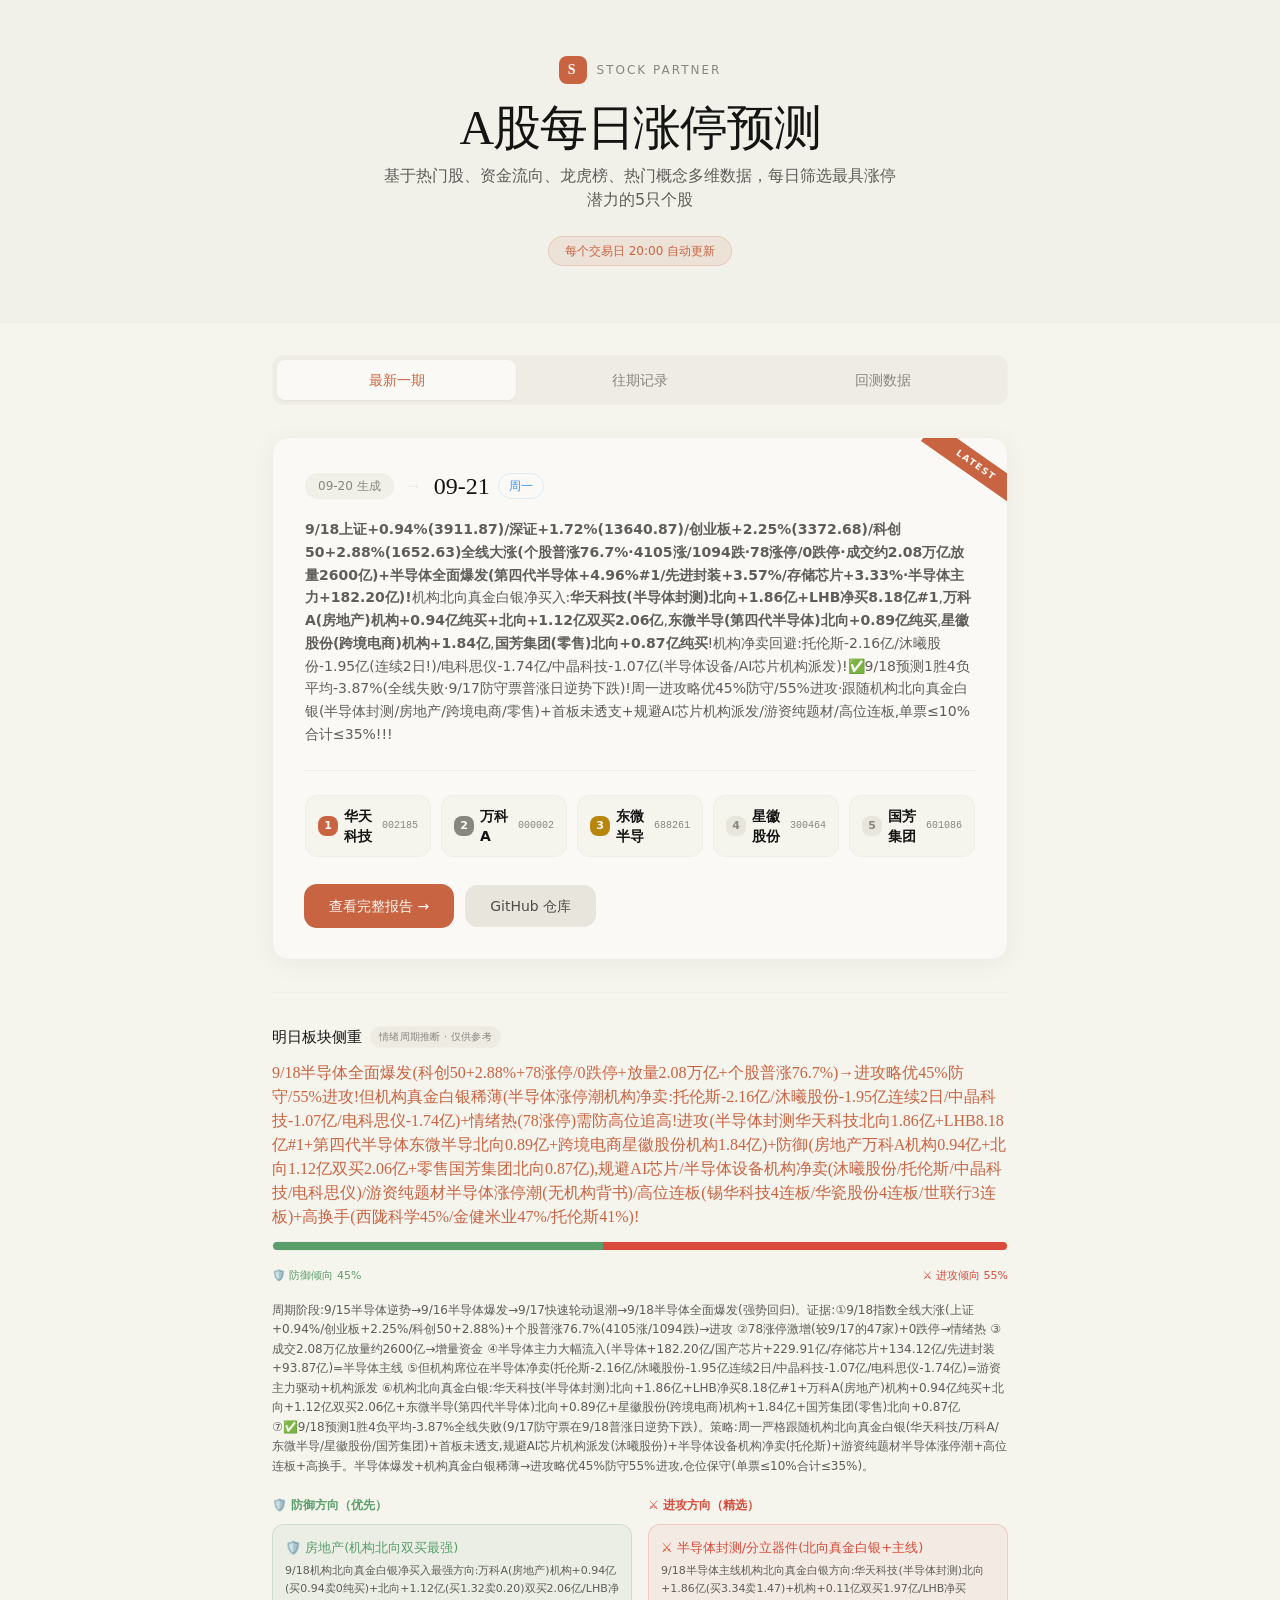
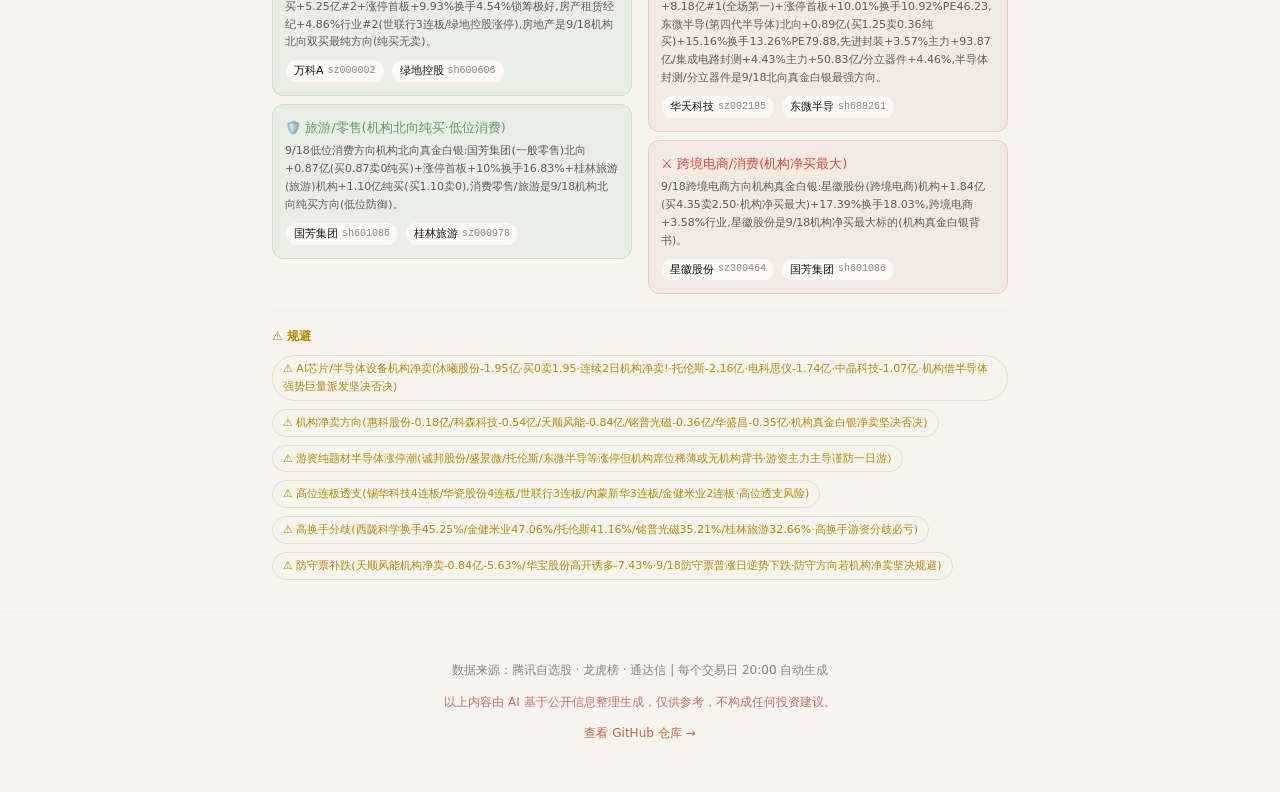
<file: index.html>
﻿<!DOCTYPE html>
<html lang="zh-CN">
<head>
<meta charset="UTF-8">
<meta name="viewport" content="width=device-width, initial-scale=1.0">
<title>A股每日涨停预测 · Stock Partner</title>
<!-- Tailwind 已本地化:vendor/tailwindcss.js 为 https://cdn.tailwindcss.com 于 2026-08-11 的完整镜像(407,279 B,浏览器端编译,离线可用,无运行时网络依赖) -->
<script src="vendor/tailwindcss.js"></script>
<script>
tailwind.config = {
  theme: { extend: { colors: {
    parchment:'#f5f4ed', ivory:'#faf9f5', 'near-black':'#141413',
    terracotta:'#c96442', coral:'#d97757',
    'warm-sand':'#e8e6dc', 'charcoal-warm':'#4d4c48',
    'olive-gray':'#5e5d59', 'stone-gray':'#87867f',
    'border-cream':'#f0eee6', 'border-warm':'#e8e6dc',
    'dark-surface':'#30302e', 'warm-silver':'#b0aea5',
    'crimson':'#b53333', 'focus-blue':'#3898ec',
    'rise-red':'#d94a3a', 'fall-green':'#5a9e6b', 'warn-amber':'#b8860b'
  }}}
}
</script>
<style>
  :root {
    --serif: Georgia, 'Noto Serif SC', 'Source Han Serif SC', serif;
    --sans: system-ui, -apple-system, 'Segoe UI', Roboto, sans-serif;
  }
  .font-serif { font-family: var(--serif); }
  .font-sans { font-family: var(--sans); }

  /* Score progress bar */
  .score-fill { height: 100%; border-radius: 3px; }

  /* Timeline styling */
  .timeline { position: relative; }
  .timeline::before { content: ''; position: absolute; left: 5px; top: 4px; bottom: 4px; width: 1.5px; background: #e8e6dc; }
  .timeline-dot { position: relative; }
  .timeline-dot::before { content: ''; position: absolute; left: -19px; top: 5px; width: 10px; height: 10px; border-radius: 50%; background: #c96442; border: 2px solid #f5f4ed; box-shadow: 0px 0px 0px 1px #c96442; }

  /* Latest ribbon - subtle Claude-style */
  .latest-ribbon { position: absolute; top: 16px; right: -28px; background: #c96442; color: #faf9f5; font-size: 9px; font-weight: 600; letter-spacing: 1.5px; padding: 4px 36px; transform: rotate(35deg); pointer-events: none; font-family: var(--sans); text-transform: uppercase; }

  /* Loading */
  #loading { display: flex; align-items: center; justify-content: center; min-height: 60vh; }
  .spinner { width: 36px; height: 36px; border: 2px solid #e8e6dc; border-top-color: #c96442; border-radius: 50%; animation: spin .8s linear infinite; }
  @keyframes spin { to { transform: rotate(360deg); } }

  /* Ring shadow utilities */
  .ring-warm { box-shadow: 0px 0px 0px 1px #d1cfc5; }
  .ring-terracotta { box-shadow: 0px 0px 0px 1px #c96442; }
  .whisper { box-shadow: rgba(0,0,0,0.05) 0px 4px 24px; }

  /* Smooth transitions */
  .transition-warm { transition: all 0.2s ease; }

  /* Section divider */
  .section-divider { display: flex; align-items: center; gap: 12px; }
  .section-divider span { font-size: 10px; font-weight: 600; letter-spacing: 2px; text-transform: uppercase; color: #87867f; white-space: nowrap; font-family: var(--sans); }
  .section-divider .line { flex: 1; height: 1px; background: #e8e6dc; }
</style>
</head>
<body class="bg-parchment text-near-black font-sans antialiased min-h-screen leading-relaxed">

<div id="app"><!-- SPA renders here --></div>

<script>
// ==================== APP STATE & ROUTER ====================
const $ = s => document.querySelector(s);
const $$ = s => document.querySelectorAll(s);
let predictionsIndex = [];
let backtestData = null;

// ==================== DOM 构建助手(替代 innerHTML 字符串拼接) ====================
// h(tag, props, ...children):
//  - 字符串/数字子节点经 createTextNode 注入 → 天然防 XSS,无需手动 escapeHtml
//  - 富文本字段(summary/themeOverview/macroAlert/timeline.desc/riskItems/coreLogic/
//    auctionExpect/entryCondition)有意含 <b>/<strong> 标记,必须用 props.html 传入
//  - props 约定: class→className、style→对象、html→innerHTML(富文本)、
//    dataset→对象、on*→事件监听、其余→setAttribute
function h(tag, props, ...children) {
  const el = document.createElement(tag);
  if (props) {
    for (const k in props) {
      const v = props[k];
      if (v === null || v === undefined) continue;
      if (k === 'class') el.className = v;
      else if (k === 'style') Object.assign(el.style, v);
      else if (k === 'html') el.innerHTML = v;
      else if (k === 'dataset') Object.assign(el.dataset, v);
      else if (k.startsWith('on')) el.addEventListener(k.slice(2).toLowerCase(), v);
      else el.setAttribute(k, v);
    }
  }
  for (const c of children) addChild(el, c);
  return el;
}

// 递归挂载子节点:自动处理数组嵌套,跳过 null/undefined/false,字符串/数字转文本节点
const addChild = (el, c) => {
  if (Array.isArray(c)) { for (const x of c) addChild(el, x); return; }
  if (c === null || c === undefined || c === false) return;
  el.appendChild(typeof c === 'string' || typeof c === 'number' ? document.createTextNode(String(c)) : c);
};

const mount = (...els) => { const app = $('#app'); app.replaceChildren(...els.flat()); };

function route() {
  const hash = location.hash.replace('#','');
  if (!hash || hash === 'home') return home();
  const pred = predictionsIndex.find(p => p.id.endsWith(hash) || p.id === hash);
  if (pred) return loadPrediction(pred.id);
  home();
}

// ==================== HELPERS ====================
const scoreGrad = s => s >= 95 ? 'linear-gradient(90deg,#5a9e6b,#c96442)' : s >= 88 ? 'linear-gradient(90deg,#b8860b,#c96442)' : 'linear-gradient(90deg,#b8860b,#3898ec)';
const rankBadge = r => {
  if (r===1) return 'bg-terracotta text-ivory shadow-[0px_0px_0px_1px_#c96442]';
  if (r===2) return 'bg-[#b0aea5] text-near-black';
  if (r===3) return 'bg-[#b8860b] text-ivory';
  return 'bg-[#e8e6dc] text-stone-gray';
};
const tagClr = t => {
  if (t==='concept') return 'bg-[#3898ec]/8 text-[#3898ec] border-[#3898ec]/15';
  if (t==='lhb') return 'bg-[#c96442]/8 text-[#c96442] border-[#c96442]/15';
  return 'bg-[#5a9e6b]/8 text-[#5a9e6b] border-[#5a9e6b]/15';
};
const baiduUrl = c => `https://finance.baidu.com/stock/ab-${c.replace(/^(sz|sh|bj)/,'')}`;
// Look up backtest return for a prediction date + stock code (code may have sz/sh prefix)
const btRet = (predId, code) => {
  if (!backtestData || !backtestData.results) return null;
  const r = backtestData.results.find(e => e.pred_date === predId && (e.code === code || e.code.endsWith(code)));
  return r ? r.return_pct : null;
};

// ==================== HOME PAGE ====================
async function home() {
  const latest = predictionsIndex[0];
  const history = predictionsIndex.slice(1);

  // 拉取最新一期完整数据,用于在「最新一期」tab 内联展示「明日板块侧重」
  let latestDetail = null;
  try {
    const r = await fetch(`data/${latest.id}.json`);
    if (r.ok) latestDetail = await r.json();
  } catch(e) { latestDetail = null; }
  const focus = (latestDetail && latestDetail.sectorFocus && latestDetail.sectorFocus.verdict)
    ? renderSectorFocus(latestDetail, true) : null;

  // HERO
  const hero = h('div', {class:'bg-warm-sand/30 py-10 sm:py-14 px-4 text-center border-b border-border-cream'}, [
    h('div', {class:'max-w-2xl mx-auto'}, [
      h('div', {class:'inline-flex items-center gap-2.5 text-xs text-stone-gray tracking-[2px] uppercase mb-6 font-sans select-none'}, [
        h('span', {class:'w-[28px] h-[28px] bg-terracotta rounded-lg inline-flex items-center justify-center text-[14px] text-ivory font-bold font-serif'}, 'S'),
        ' Stock Partner'
      ]),
      h('h1', {class:'text-2xl sm:text-3xl md:text-4xl lg:text-[48px] font-serif font-normal leading-[1.15] text-near-black mb-4 tracking-tight'}, 'A股每日涨停预测'),
      h('p', {class:'text-sm sm:text-base text-olive-gray max-w-lg mx-auto leading-relaxed font-sans'}, '基于热门股、资金流向、龙虎榜、热门概念多维数据，每日筛选最具涨停潜力的5只个股'),
      h('div', {class:'flex items-center justify-center gap-3 mt-6 flex-wrap'}, [
        h('span', {class:'inline-flex items-center gap-1.5 text-xs text-terracotta bg-terracotta/10 border border-terracotta/20 rounded-full px-4 py-1.5 font-sans'}, '每个交易日 20:00 自动更新'),
      ]),
    ]),
  ]);

  // TAB BAR
  const tabBar = h('div', {class:'max-w-3xl mx-auto px-4 pt-8'}, [
    h('div', {class:'flex gap-1 bg-warm-sand/50 border border-border-cream rounded-xl p-1'}, [
      h('button', {class:'tab-btn flex-1 text-sm font-sans font-medium py-2.5 px-4 rounded-lg transition-warm text-center', 'data-tab':'latest'}, '最新一期'),
      h('button', {class:'tab-btn flex-1 text-sm font-sans font-medium py-2.5 px-4 rounded-lg transition-warm text-center', 'data-tab':'history'}, '往期记录'),
      h('button', {class:'tab-btn flex-1 text-sm font-sans font-medium py-2.5 px-4 rounded-lg transition-warm text-center', 'data-tab':'backtest'}, '回测数据'),
    ]),
  ]);

  // TAB: LATEST
  const latestPanel = h('div', {class:'tab-panel max-w-3xl mx-auto px-4 py-8', 'data-tab':'latest'}, [
    h('div', {class:'bg-ivory border border-border-cream rounded-2xl p-6 sm:p-8 relative overflow-hidden whisper'}, [
      h('div', {class:'latest-ribbon'}, 'LATEST'),
      h('div', {class:'mb-6'}, [
        h('div', {class:'flex items-center gap-3 flex-wrap mb-4'}, [
          h('span', {class:'inline-flex items-center gap-1 text-xs text-stone-gray bg-warm-sand/50 border border-border-cream rounded-full px-3 py-1 font-sans whitespace-nowrap'}, latest.generated, ' 生成'),
          h('span', {class:'text-border-warm text-base font-serif'}, '→'),
          h('span', {class:'text-xl sm:text-2xl font-serif font-normal text-near-black inline-flex items-center gap-2'}, [
            latest.date.slice(5),
            h('span', {class:'text-xs font-sans font-medium text-[#3898ec] bg-[#3898ec]/8 border border-[#3898ec]/15 rounded-full px-2.5 py-1'}, latest.weekday),
          ]),
        ]),
        h('p', {class:'text-sm text-olive-gray leading-relaxed pb-6 border-b border-border-cream font-sans', html: latest.summary}),
      ]),
      h('div', {class:'grid grid-cols-2 sm:grid-cols-3 md:grid-cols-5 gap-2.5 mb-7'}, latest.topStocks.map((n,i)=>[
        h('div', {class:'flex items-center gap-1.5 bg-parchment border border-border-cream rounded-xl px-3 py-2.5 text-sm hover:border-terracotta/30 transition-warm'}, [
          h('a', {class:`inline-flex items-center justify-center w-5 h-5 rounded-lg shrink-0 ${i===0?'bg-terracotta text-ivory':i===1?'bg-stone-gray text-ivory':i===2?'bg-warn-amber text-ivory':'bg-warm-sand text-stone-gray'} text-[11px] font-bold font-sans`, href:`#${latest.id.slice(4)}`}, i+1),
          h('a', {class:'font-semibold text-near-black font-sans hover:text-terracotta transition-warm', href: baiduUrl(latest.topCodes[i]), target:'_blank', title:'百度行情'}, n),
          h('span', {class:'text-[10px] text-stone-gray font-mono ml-auto'}, latest.topCodes[i]),
        ]),
      ])),
      h('div', {class:'flex gap-3 flex-wrap'}, [
        h('a', {class:'inline-flex items-center justify-center gap-1.5 px-6 py-2.5 rounded-xl text-sm font-sans font-medium bg-terracotta text-ivory ring-terracotta hover:opacity-90 transition-warm', href:`#${latest.id.slice(4)}`}, '查看完整报告 →'),
        h('a', {class:'inline-flex items-center justify-center gap-1.5 px-6 py-2.5 rounded-xl text-sm font-sans font-medium bg-warm-sand text-charcoal-warm border border-border-warm hover:border-terracotta/30 transition-warm', href:'https://github.com/zazzzf/AStockEveryDay', target:'_blank'}, 'GitHub 仓库'),
      ]),
    ]),
    focus,
  ]);

  // TAB: HISTORY
  const historyPanel = h('div', {class:'tab-panel max-w-3xl mx-auto px-4 py-8', 'data-tab':'history', style:{display:'none'}}, history.length ? [
    h('div', {class:'flex flex-col gap-4'}, history.map((x)=>[
      h('div', {class:'bg-ivory border border-border-cream rounded-2xl px-5 py-4 transition-warm hover:border-terracotta/20 whisper group'}, [
        // Header row
        h('div', {class:'flex items-center gap-3 mb-3'}, [
          h('span', {class:'text-xs text-stone-gray bg-parchment border border-border-cream rounded-full px-3 py-1 font-sans whitespace-nowrap shrink-0'}, x.generated, ' 生成'),
          h('span', {class:'text-border-warm text-base shrink-0 group-hover:text-terracotta transition-warm font-serif'}, '→'),
          h('a', {class:'flex-1 text-base font-sans font-medium text-near-black hover:text-terracotta transition-warm min-w-0', href:`#${x.id.slice(4)}`}, [
            x.date.slice(5),
            h('span', {class:'text-[#3898ec] font-normal text-sm ml-1'}, x.weekday),
          ]),
          h('a', {class:'text-sm text-stone-gray hover:text-terracotta transition-warm font-sans shrink-0 flex items-center gap-1 group/link', href:`#${x.id.slice(4)}`}, [
            '查看',
            h('span', {class:'text-border-warm text-base group-hover/link:text-terracotta group-hover/link:translate-x-[2px] transition-all font-serif'}, '→'),
          ]),
        ]),
        // Stock pills
        h('div', {class:'flex items-center gap-2 flex-wrap'}, (x.topStocks||[]).map((n,j)=>{
          const c = (x.topCodes||[])[j]||'';
          const ret = btRet(x.id, c);
          return h('a', {class:'inline-flex items-center gap-1.5 bg-parchment border border-border-cream rounded-lg px-3 py-2 text-sm hover:border-terracotta/30 hover:bg-terracotta/[0.03] transition-warm', href: baiduUrl(c), target:'_blank', title:'百度行情'}, [
            h('span', {class:`inline-flex items-center justify-center w-5 h-5 rounded-md shrink-0 ${j===0?'bg-terracotta text-ivory':j===1?'bg-stone-gray text-ivory':j===2?'bg-warn-amber text-ivory':'bg-warm-sand text-stone-gray'} text-xs font-bold font-sans`}, j+1),
            h('span', {class:'font-medium text-near-black font-sans'}, n),
            ret !== null ? h('span', {class:`text-xs font-mono font-semibold ml-0.5 ${ret>=0?'text-rise-red':'text-fall-green'}`}, `${ret>=0?'+':''}${ret.toFixed(1)}%`) : null,
            h('span', {class:'text-xs text-stone-gray font-mono ml-0.5'}, c),
          ]);
        })),
      ]),
    ])),
  ] : h('p', {class:'text-sm text-stone-gray text-center py-10 font-sans'}, '暂无往期记录'));

  // TAB: BACKTEST(统计总览 + 按日期汇总 + 个股明细)
  const backtestPanel = h('div', {class:'tab-panel max-w-3xl mx-auto px-4 py-8', 'data-tab':'backtest', style:{display:'none'}}, [
    renderBacktestSummary(),
    renderBacktestByDate(),
    renderBacktestDetail(),
  ]);

  // FOOTER
  const footer = h('div', {class:'text-center py-12 px-4 border-t border-border-cream text-xs text-stone-gray leading-relaxed font-sans'}, [
    h('p', null, ['数据来源：腾讯自选股 · 龙虎榜 · 通达信', ' | ', '每个交易日 20:00 自动生成']),
    h('p', {class:'text-crimson/70 mt-3'}, '以上内容由 AI 基于公开信息整理生成，仅供参考，不构成任何投资建议。'),
    h('p', {class:'mt-3'}, h('a', {class:'text-terracotta hover:text-coral transition-warm', href:'https://github.com/zazzzf/AStockEveryDay', target:'_blank'}, '查看 GitHub 仓库 →')),
  ]);

  mount(hero, tabBar, latestPanel, historyPanel, backtestPanel, footer);

  // Tab switching
  const tabs = $$('.tab-btn');
  const panels = $$('.tab-panel');
  const activeCls = 'bg-ivory text-terracotta shadow-sm';
  const inactiveCls = 'text-stone-gray hover:text-near-black';

  tabs.forEach(btn => {
    btn.className = 'tab-btn flex-1 text-sm font-sans font-medium py-2.5 px-4 rounded-lg transition-warm text-center ' + inactiveCls;
  });
  // Default active: latest
  const defaultTab = $('.tab-btn[data-tab="latest"]');
  if (defaultTab) defaultTab.className = defaultTab.className.replace(inactiveCls, activeCls);

  tabs.forEach(btn => {
    btn.addEventListener('click', () => {
      const target = btn.getAttribute('data-tab');
      // Update buttons
      tabs.forEach(b => {
        b.className = 'tab-btn flex-1 text-sm font-sans font-medium py-2.5 px-4 rounded-lg transition-warm text-center ' + inactiveCls;
      });
      btn.className = btn.className.replace(inactiveCls, activeCls);
      // Update panels
      panels.forEach(p => {
        p.style.display = p.getAttribute('data-tab') === target ? '' : 'none';
      });
    });
  });
}

// ==================== PREDICTION PAGE ====================
async function loadPrediction(id) {
  mount(h('div', {id:'loading'}, h('div', {class:'spinner'})));
  window.scrollTo(0,0);
  try {
    const res = await fetch(`data/${id}.json`);
    if (!res.ok) throw new Error('Not found');
    const d = await res.json();
    renderPrediction(d);
  } catch(e) {
    mount(h('div', {class:'max-w-3xl mx-auto px-4 py-20 text-center font-sans'}, [
      h('p', {class:'text-olive-gray'}, '数据加载失败'),
      h('a', {class:'text-terracotta hover:text-coral mt-4 inline-block transition-warm', href:'#home'}, '← 返回首页'),
    ]));
  }
}

function renderPrediction(d) {
  const stocks = d.stocks || [];
  const hasConcepts = d.hotConcepts && d.hotConcepts.length > 0;
  const hasFiveDay = d.fiveDayConcepts && d.fiveDayConcepts.length > 0;
  const hasFocus = d.sectorFocus && d.sectorFocus.verdict;
  const hasTimeline = d.auctionTimeline && d.auctionTimeline.length > 0;
  const hasSummary = d.summaryTable && d.summaryTable.rows && d.summaryTable.rows.length > 0;

  const children = [
    h('a', {class:'inline-flex items-center gap-1 text-sm text-stone-gray hover:text-terracotta mb-6 transition-warm font-sans', href:'#home'}, '← 返回首页'),

    // HEADER
    h('div', {class:'text-center pb-10 mb-10 border-b border-border-cream'}, [
      h('h1', {class:'text-2xl sm:text-3xl md:text-4xl font-serif font-normal text-near-black mb-4 leading-tight tracking-tight'}, d.title || '涨停预测'),
      d.subtitle ? h('p', {class:'text-sm text-olive-gray max-w-lg mx-auto mb-5 leading-relaxed font-sans'}, d.subtitle) : null,
      h('div', {class:'flex justify-center gap-3 flex-wrap'}, [
        h('span', {class:'inline-flex items-center gap-1 text-xs text-terracotta bg-terracotta/8 border border-terracotta/15 rounded-full px-3.5 py-1.5 font-sans'}, `预测日期：${d.date}（${d.weekday}）| ${d.generated}生成`),
      ]),
    ]),

    d.macroAlert ? h('div', {class:'bg-crimson/[0.06] border border-crimson/15 rounded-xl p-5 mb-8 font-sans'}, h('strong', {class:'text-crimson', html: d.macroAlert})) : null,

    renderMarketSnapshot(d),

    d.themeOverview ? h('div', {class:'bg-ivory border border-border-cream rounded-xl p-5 mb-8 text-sm text-olive-gray leading-relaxed font-sans', html: d.themeOverview}) : null,

    // HOT CONCEPTS
    hasConcepts ? h('h2', {class:'text-lg font-serif font-normal text-near-black mb-5 flex items-center gap-2'}, '热门概念') : null,
    hasConcepts ? h('div', {class:'grid grid-cols-2 sm:grid-cols-3 md:grid-cols-4 gap-2 mb-8'}, d.hotConcepts.map(c=>[
      h('div', {class:'bg-ivory border border-border-cream rounded-xl p-3 text-sm font-sans'}, [
        h('span', {class:'text-terracotta font-medium'}, `#${c.rank}`),
        ' ',
        c.name,
        ' ',
        h('span', {class:`${(c.change.startsWith('+')||c.change.includes('涨停'))?'text-rise-red':'text-fall-green'} float-right font-medium`}, c.change),
        c.note ? h('span', {class:'text-xs text-stone-gray block mt-0.5'}, c.note) : null,
      ]),
    ])) : null,

    hasFiveDay ? h('h2', {class:'text-lg font-serif font-normal text-near-black mb-5 flex items-center gap-2'}, '5日最强概念') : null,
    hasFiveDay ? h('div', {class:'grid grid-cols-2 sm:grid-cols-3 md:grid-cols-5 gap-2 mb-8'}, d.fiveDayConcepts.map(c=>[
      h('div', {class:`bg-ivory border ${c.rank<=3?'border-terracotta/20':'border-border-cream'} rounded-xl p-3 text-sm font-sans`}, [
        c.medal ? h('span', {class:`${c.medal==='🥇'?'text-terracotta':c.medal==='🥈'?'text-stone-gray':'text-warn-amber'}`}, c.medal) : h('span', {class:'text-stone-gray'}, `#${c.rank}`),
        ' ',
        c.name,
        ' ',
        h('span', {class:'text-rise-red float-right font-medium'}, c.change),
      ]),
    ])) : null,

    hasFocus ? renderSectorFocus(d) : null,

    // STOCK CARDS
    h('h2', {class:'text-xl font-serif font-normal text-near-black mb-6 flex items-center gap-2'}, '涨停预测 · 5强个股'),
    ...stocks.map(s => renderStockCard(s)),

    // SUMMARY TABLE
    hasSummary ? h('h2', {class:'text-xl font-serif font-normal text-near-black mb-5 mt-10 flex items-center gap-2'}, '汇总对比') : null,
    hasSummary ? h('div', {class:'overflow-x-auto mb-8'}, [
      h('table', {class:'w-full border-collapse text-[13px] font-sans'}, [
        h('thead', null, h('tr', null, d.summaryTable.headers.map(hdr => h('th', {class:'bg-warm-sand/50 text-terracotta px-3 py-2.5 text-left font-semibold text-xs tracking-wider border border-border-cream whitespace-nowrap'}, hdr)))),
        h('tbody', null, d.summaryTable.rows.map(r => h('tr', {class:'even:bg-ivory hover:bg-terracotta/[0.02]'}, r.map(c => h('td', {class:'px-3 py-2.5 border border-border-cream text-olive-gray text-center'}, c))))),
      ]),
    ]) : null,

    // AUCTION TIMELINE
    hasTimeline ? h('div', {class:'bg-[#3898ec]/[0.04] border border-[#3898ec]/15 rounded-xl p-6 mb-8'}, [
      h('h3', {class:'text-[15px] font-serif font-normal text-[#3898ec] mb-4'}, '明日竞价统一观察框架（9:15-9:25）'),
      h('div', {class:'timeline relative pl-6 my-4'}, d.auctionTimeline.map(t => [
        h('div', {class:'timeline-dot relative mb-4 pl-5'}, [
          h('div', {class:'text-[11px] text-stone-gray font-mono font-semibold'}, t.time),
          h('div', {class:'text-[13px] text-olive-gray leading-relaxed mt-0.5 font-sans', html: t.desc}),
        ]),
      ])),
    ]) : null,

    // RISK
    d.riskItems && d.riskItems.length ? h('div', {class:'bg-crimson/[0.04] border border-crimson/15 rounded-xl p-6 mb-8'}, [
      h('h3', {class:'text-[15px] font-serif font-normal text-crimson mb-5 flex items-center gap-1.5'}, '风险提示与风控纪律'),
      h('ul', {class:'list-none space-y-2 font-sans'}, d.riskItems.map(r => [
        h('li', {class:'text-[13px] text-olive-gray leading-relaxed pl-5 relative before:content-[\'!\'] before:absolute before:left-0 before:text-warn-amber before:text-xs before:font-bold border-b border-crimson/5 pb-2', html: r}),
      ])),
    ]) : null,

    // FOOTER
    d.footer ? h('div', {class:'text-center pt-10 border-t border-border-cream text-xs text-stone-gray leading-relaxed font-sans'}, [
      h('p', null, ['数据来源：', d.footer.source, ' | 生成时间：', d.footer.time]),
      h('p', {class:'text-crimson/70 mt-3'}, '以上内容由AI基于公开信息整理生成，仅供参考，不构成任何投资建议。'),
      h('p', {class:'mt-2'}, h('a', {class:'text-terracotta hover:text-coral transition-warm', href:'https://github.com/zazzzf/AStockEveryDay', target:'_blank'}, 'View on GitHub')),
    ]) : null,
  ];

  mount(h('div', {class:'max-w-3xl mx-auto px-4 py-8 pb-20'}, children));
}

function renderMarketSnapshot(d) {
  if (!d.marketSnapshot || !d.marketSnapshot.indices) return null;
  const idx = d.marketSnapshot.indices;
  return h('div', {class:'bg-ivory border border-border-cream rounded-2xl p-6 sm:p-7 mb-8 whisper'}, [
    h('h2', {class:'text-[15px] font-serif font-normal text-terracotta mb-5 flex items-center gap-2'}, '今日市场全景'),
    h('div', {class:'grid grid-cols-2 sm:grid-cols-3 gap-3'}, idx.map(i => [
      h('div', {class:'bg-parchment border border-border-cream rounded-xl p-3.5 text-center hover:border-terracotta/20 transition-warm'}, [
        h('div', {class:'text-[11px] text-stone-gray uppercase tracking-wide font-sans'}, i.label),
        h('div', {class:`text-lg font-sans font-bold ${i.isUp?'text-rise-red':'text-fall-green'} tabular-nums mt-1`}, i.value),
        i.change ? h('div', {class:`text-xs ${i.isUp?'text-rise-red':'text-stone-gray'} font-sans mt-0.5`}, i.change) : null,
      ]),
    ])),
  ]);
}

function renderStockCard(s) {
  const metrics = s.metrics || [];
  const tags = s.tags || [];
  return h('div', {class:'bg-ivory border border-border-cream rounded-2xl p-5 sm:p-6 mb-5 whisper hover:border-terracotta/20 transition-warm'}, [
    h('div', {class:'flex items-center gap-3 mb-5 flex-wrap'}, [
      h('span', {class:`inline-flex items-center justify-center w-8 h-8 rounded-xl ${rankBadge(s.rank)} font-bold text-sm font-sans`}, s.rank),
      h('span', {class:'text-xl font-serif font-normal text-near-black'}, h('a', {class:'hover:text-terracotta transition-warm', href: baiduUrl(s.code), target:'_blank', title:'百度行情'}, s.name)),
      h('span', {class:'text-sm text-stone-gray font-mono'}, s.code),
      ...tags.map(t => h('span', {class:`inline-flex items-center gap-1 text-[11px] font-sans font-medium px-2.5 py-1 rounded-full border ${tagClr(t.type)}`}, t.text)),
    ]),
    h('div', {class:'flex items-center gap-3 mb-5'}, [
      h('span', {class:'text-[11px] text-stone-gray whitespace-nowrap font-sans'}, '涨停概率评分'),
      h('div', {class:'flex-1 h-1.5 bg-warm-sand rounded-full overflow-hidden'}, h('div', {class:'score-fill', style:{width:`${s.score}%`, background: scoreGrad(s.score)}})),
      h('span', {class:'text-sm font-bold text-terracotta min-w-[28px] text-right font-sans'}, s.score),
    ]),
    h('div', {class:'flex items-baseline gap-4 mb-5 flex-wrap'}, [
      h('span', {class:'text-2xl sm:text-[28px] font-bold text-rise-red tabular-nums font-sans'}, s.price),
      h('span', {class:'text-base font-semibold text-rise-red font-sans'}, s.change),
      s.limitStatus ? h('span', {class:'text-xs text-stone-gray bg-parchment px-3 py-1 rounded-full border border-border-cream font-sans'}, s.limitStatus) : null,
    ]),
    metrics.length ? h('div', {class:'grid grid-cols-2 sm:grid-cols-3 gap-3 mb-6'}, metrics.map(m => [
      h('div', {class:'bg-parchment border border-border-cream rounded-xl p-3'}, [
        h('div', {class:'text-[11px] text-stone-gray uppercase tracking-wide font-sans'}, m.label),
        h('div', {class:`text-[15px] font-sans font-semibold ${m.highlight?'text-rise-red':'text-near-black'} mt-0.5`}, m.value),
      ]),
    ])) : null,
    h('div', {class:'space-y-3'}, [
      s.coreLogic ? h('div', {class:'bg-[#3898ec]/[0.03] border-l-[3px] border-[#3898ec] border border-[#3898ec]/15 rounded-xl p-4'}, [
        h('h4', {class:'text-sm font-serif font-normal text-[#3898ec] mb-2'}, '核心逻辑'),
        h('p', {class:'text-sm text-olive-gray leading-relaxed font-sans', html: s.coreLogic}),
      ]) : null,
      s.auctionExpect ? h('div', {class:'bg-terracotta/[0.04] border border-terracotta/20 rounded-xl p-5'}, [
        h('h4', {class:'text-sm font-serif font-normal text-terracotta mb-3 flex items-center gap-1.5'}, '明日竞价预期'),
        h('p', {class:'text-sm text-olive-gray leading-relaxed font-sans', html: s.auctionExpect}),
      ]) : null,
      s.entryCondition ? h('div', {class:'bg-[#5a9e6b]/[0.04] border border-[#5a9e6b]/20 rounded-xl p-5'}, [
        h('h4', {class:'text-sm font-serif font-normal text-fall-green mb-3 flex items-center gap-1.5'}, '建议上车条件'),
        h('p', {class:'text-sm text-olive-gray leading-relaxed font-sans', html: s.entryCondition}),
      ]) : null,
    ]),
  ]);
}

function renderSectorFocus(d, compact=false) {
  const f = d.sectorFocus;
  if (!f) return null;
  const stockChips = (stocks, hover) => (stocks && stocks.length)
    ? h('div', {class:'flex flex-wrap gap-1.5 mt-2'}, stocks.map(st => [
        h('span', {class:'inline-flex items-center gap-1 text-[11px] font-sans bg-ivory border border-border-cream rounded-full px-2 py-0.5 text-near-black'}, [
          h('a', {class:`hover:${hover} transition-warm`, href: baiduUrl(st.code), target:'_blank'}, st.name),
          h('span', {class:'text-stone-gray font-mono text-[10px]'}, st.code),
        ]),
      ]))
    : null;
  const bias = (f.bias && typeof f.bias.defense === 'number') ? f.bias : { defense: 50, offense: 50 };
  const biasBlock = [
    h('div', {class:'flex items-center gap-3 mb-4'}, h('div', {class:'flex-1 h-2.5 rounded-full overflow-hidden flex bg-parchment border border-border-cream'}, [
      h('div', {style:{width:`${bias.defense}%`, background:'#5a9e6b'}}),
      h('div', {style:{width:`${bias.offense}%`, background:'#d94a3a'}}),
    ])),
    h('div', {class:'flex items-center justify-between text-[11px] font-sans mb-4'}, [
      h('span', {class:'text-[#5a9e6b] font-medium'}, `🛡 防御倾向 ${bias.defense}%`),
      h('span', {class:'text-[#d94a3a] font-medium'}, `⚔ 进攻倾向 ${bias.offense}%`),
    ]),
  ];
  const defend = (f.defense || []).map(s => [
    h('div', {class:'bg-[#5a9e6b]/[0.06] border border-[#5a9e6b]/20 rounded-xl p-3'}, [
      h('div', {class:'text-[13px] font-medium text-[#5a9e6b] font-sans'}, `🛡 ${s.name}`),
      h('div', {class:'text-[11px] text-olive-gray mt-1 leading-relaxed font-sans'}, s.reason),
      stockChips(s.stocks, 'text-[#5a9e6b]'),
    ]),
  ]);
  const offend = (f.offense || []).map(s => [
    h('div', {class:'bg-[#d94a3a]/[0.05] border border-[#d94a3a]/20 rounded-xl p-3'}, [
      h('div', {class:'text-[13px] font-medium text-[#d94a3a] font-sans'}, `⚔ ${s.name}`),
      h('div', {class:'text-[11px] text-olive-gray mt-1 leading-relaxed font-sans'}, s.reason),
      stockChips(s.stocks, 'text-[#d94a3a]'),
    ]),
  ]);
  const avoid = (f.avoid || []).map(s => [
    h('span', {class:'inline-flex items-center gap-1 text-[11px] font-sans text-[#b8860b] bg-[#b8860b]/8 border border-[#b8860b]/20 rounded-full px-2.5 py-1'}, `⚠ ${s}`),
  ]);
  const inner = [
    h('h2', {class:'text-[15px] font-serif font-normal text-near-black mb-3 flex items-center gap-2'}, [
      '明日板块侧重 ',
      h('span', {class:'text-[10px] font-sans text-stone-gray bg-warm-sand/60 border border-border-cream rounded-full px-2 py-0.5 tracking-wide'}, '情绪周期推断 · 仅供参考'),
    ]),
    h('div', {class:'text-base font-serif font-medium text-terracotta mb-3 font-sans'}, f.verdict),
    ...biasBlock,
    h('p', {class:'text-xs text-olive-gray leading-relaxed mb-5 font-sans'}, f.logic),
    h('div', {class:'grid grid-cols-1 sm:grid-cols-2 gap-4 mb-4'}, [
      h('div', null, [
        h('div', {class:'text-[12px] font-sans font-semibold text-[#5a9e6b] mb-2 flex items-center gap-1'}, '🛡 防御方向（优先）'),
        h('div', {class:'space-y-2'}, defend),
      ]),
      h('div', null, [
        h('div', {class:'text-[12px] font-sans font-semibold text-[#d94a3a] mb-2 flex items-center gap-1'}, '⚔ 进攻方向（精选）'),
        h('div', {class:'space-y-2'}, offend),
      ]),
    ]),
    avoid.length ? h('div', {class:'mt-1 pt-4 border-t border-border-cream'}, [
      h('div', {class:'text-[12px] font-sans font-semibold text-[#b8860b] mb-2'}, '⚠ 规避'),
      h('div', {class:'flex flex-wrap gap-2'}, avoid),
    ]) : null,
  ];
  if (compact) return h('div', {class:'pt-8 mt-8 border-t border-border-cream'}, inner);
  return h('div', {class:'bg-ivory border border-border-cream rounded-2xl p-6 sm:p-7 mb-8 whisper'}, inner);
}

// ==================== BACKTEST RENDER ====================
// 统计总览:直接读 backtest_results.json 顶层聚合字段
function renderBacktestSummary() {
  if (!backtestData || typeof backtestData.total_predictions !== 'number') return null;
  const { total_predictions, win_count, win_rate, avg_return } = backtestData;
  const color = avg_return >= 0 ? 'text-rise-red' : 'text-fall-green';
  const statCard = (label, value, valueCls) => h('div', {class:'bg-parchment border border-border-cream rounded-xl p-3.5 text-center'}, [
    h('div', {class:'text-[11px] text-stone-gray uppercase tracking-wide font-sans'}, label),
    h('div', {class:`text-2xl font-sans font-bold ${valueCls} mt-1`}, value),
  ]);
  return h('div', {class:'bg-ivory border border-border-cream rounded-2xl p-6 sm:p-7 mb-8 whisper'}, [
    h('h3', {class:'text-lg font-serif font-normal text-near-black mb-4'}, '回测总览'),
    h('div', {class:'grid grid-cols-2 sm:grid-cols-4 gap-3'}, [
      statCard('总预测数', total_predictions, 'text-near-black'),
      statCard('平均收益', `${avg_return >= 0 ? '+' : ''}${avg_return.toFixed(2)}%`, color),
      statCard('胜率', `${win_rate}%`, 'text-near-black'),
      statCard('盈利/总', `${win_count}/${total_predictions}`, 'text-rise-red'),
    ]),
    h('p', {class:'text-xs text-stone-gray mt-3 font-sans leading-relaxed'},
      '回测规则：近10个交易日的预测从入选次日开盘追踪至今日收盘；10个交易日之前的预测只追踪10个交易日（从入选日开盘起）。入场价为预测日期开盘价，出场价为截止日收盘价。数据来源：腾讯自选股前复权K线。'),
  ]);
}

// 按预测日期汇总:由 results 现场聚合(替代已失效的 by_date schema)
function renderBacktestByDate() {
  if (!backtestData || !backtestData.results || !backtestData.results.length) return null;
  const groups = {};
  backtestData.results.forEach(r => { (groups[r.pred_date] ||= []).push(r); });
  const dates = Object.keys(groups).sort().reverse();
  const head = (txt, align) => h('th', {class:`bg-warm-sand/50 text-terracotta px-3 py-2.5 ${align} font-semibold text-xs tracking-wider border border-border-cream whitespace-nowrap`}, txt);
  const rows = dates.map(d => {
    const stocks = groups[d].sort((a,b) => a.rank - b.rank);
    const avg = stocks.reduce((s,r) => s + r.return_pct, 0) / stocks.length;
    const win = stocks.filter(r => r.return_pct > 0).length;
    const isRecent = stocks[0].is_recent;
    const bucket = isRecent ? '近10日→今' : '>10日→+10d';
    const bucketCls = isRecent ? 'text-focus-blue' : 'text-stone-gray';
    const clr = avg >= 0 ? 'text-rise-red' : 'text-fall-green';
    return h('tr', {class:'even:bg-parchment hover:bg-terracotta/[0.02]'}, [
      h('td', {class:'px-3 py-2 border border-border-cream text-near-black font-medium whitespace-nowrap'}, d),
      h('td', {class:'px-3 py-2 border border-border-cream text-center text-olive-gray'}, stocks.length),
      h('td', {class:'px-3 py-2 border border-border-cream text-center text-olive-gray'}, stocks[0].days_held),
      h('td', {class:`px-3 py-2 border border-border-cream text-center font-semibold ${clr}`}, `${avg >= 0 ? '+' : ''}${avg.toFixed(2)}%`),
      h('td', {class:'px-3 py-2 border border-border-cream text-center'}, `${(win / stocks.length * 100).toFixed(0)}%`),
      h('td', {class:`px-3 py-2 border border-border-cream text-center text-xs ${bucketCls}`}, bucket),
    ]);
  });
  return h('div', {class:'bg-ivory border border-border-cream rounded-2xl p-6 sm:p-7 mb-8 whisper'}, [
    h('h3', {class:'text-lg font-serif font-normal text-near-black mb-4'}, '按预测日期汇总'),
    h('div', {class:'overflow-x-auto'}, h('table', {class:'w-full border-collapse text-[13px] font-sans'}, [
      h('thead', null, h('tr', null, [
        head('预测日期', 'text-left'), head('股数', 'text-center'), head('持仓天数', 'text-center'),
        head('平均收益', 'text-center'), head('胜率', 'text-center'), head('归属', 'text-center'),
      ])),
      h('tbody', null, rows),
    ])),
  ]);
}

// 个股回测明细
function renderBacktestDetail() {
  if (!backtestData || !backtestData.results || !backtestData.results.length) return null;
  const all = backtestData.results;
  // Group by date
  const groups = {};
  all.forEach(r => {
    if (!groups[r.pred_date]) groups[r.pred_date] = [];
    groups[r.pred_date].push(r);
  });
  // Sort dates newest first
  const dates = Object.keys(groups).sort().reverse();
  const totalDays = dates.length;
  const totalStocks = all.length;
  const totalAvg = all.reduce((s,r) => s + r.return_pct, 0) / all.length;
  const totalWin = all.filter(r => r.return_pct > 0).length;

  const body = dates.map(d => {
    const stocks = groups[d].sort((a,b) => a.rank - b.rank);
    const avg = stocks.reduce((s,r) => s + r.return_pct, 0) / stocks.length;
    const win = stocks.filter(r => r.return_pct > 0).length;
    const isRecent = stocks[0].is_recent;
    const daysHeld = stocks[0].days_held;
    const exitDate = stocks[0].exit_date;
    const bucketLabel = isRecent ? `持仓${daysHeld}天→${exitDate.slice(5)}` : `持仓${daysHeld}天(限10d)`;
    const dateColor = d === '2026-06-30' ? 'text-terracotta' : 'text-near-black';

    return h('div', {class:'mb-6 last:mb-0'}, [
      h('div', {class:'flex items-center gap-3 mb-3 pb-2 border-b border-border-cream'}, [
        h('span', {class:`text-sm font-serif font-medium ${dateColor}`}, d),
        h('span', {class:'text-[11px] text-stone-gray font-sans bg-warm-sand/50 border border-border-cream rounded-full px-2 py-0.5'}, bucketLabel),
        h('span', {class:`text-xs font-sans font-semibold ${avg>=0?'text-rise-red':'text-fall-green'} ml-auto`}, `${avg>=0?'+':''}${avg.toFixed(2)}%`),
        h('span', {class:'text-[11px] text-olive-gray font-sans'}, `${win}/${stocks.length}胜`),
      ]),
      h('div', {class:'overflow-x-auto'}, h('table', {class:'w-full border-collapse text-[12px] font-sans'}, [
        h('thead', null, h('tr', null, [
          h('th', {class:'bg-warm-sand/30 text-stone-gray px-2 py-1.5 text-center font-semibold text-[10px] tracking-wider border border-border-cream whitespace-nowrap'}, '排名'),
          h('th', {class:'bg-warm-sand/30 text-stone-gray px-2 py-1.5 text-left font-semibold text-[10px] tracking-wider border border-border-cream whitespace-nowrap'}, '代码'),
          h('th', {class:'bg-warm-sand/30 text-stone-gray px-2 py-1.5 text-left font-semibold text-[10px] tracking-wider border border-border-cream whitespace-nowrap'}, '名称'),
          h('th', {class:'bg-warm-sand/30 text-stone-gray px-2 py-1.5 text-right font-semibold text-[10px] tracking-wider border border-border-cream whitespace-nowrap'}, '入场价'),
          h('th', {class:'bg-warm-sand/30 text-stone-gray px-2 py-1.5 text-right font-semibold text-[10px] tracking-wider border border-border-cream whitespace-nowrap'}, '出场价'),
          h('th', {class:'bg-warm-sand/30 text-stone-gray px-2 py-1.5 text-right font-semibold text-[10px] tracking-wider border border-border-cream whitespace-nowrap'}, '收益'),
        ])),
        h('tbody', null, stocks.map(r => {
          const clr = r.return_pct >= 0 ? 'text-rise-red' : 'text-fall-green';
          const bg = r.return_pct >= 10 ? 'bg-rise-red/[0.03]' : r.return_pct <= -5 ? 'bg-fall-green/[0.03]' : '';
          const rankClr = r.rank === 1 ? 'bg-terracotta/10 text-terracotta font-bold' : 'text-olive-gray';
          return h('tr', {class:`${bg} hover:bg-terracotta/[0.02]`}, [
            h('td', {class:`px-2 py-1.5 border border-border-cream text-center text-[11px] ${rankClr}`}, r.rank),
            h('td', {class:'px-2 py-1.5 border border-border-cream text-olive-gray font-mono text-[11px]'}, r.code),
            h('td', {class:'px-2 py-1.5 border border-border-cream text-near-black'}, r.name),
            h('td', {class:'px-2 py-1.5 border border-border-cream text-right tabular-nums'}, r.entry_open.toFixed(2)),
            h('td', {class:'px-2 py-1.5 border border-border-cream text-right tabular-nums'}, r.exit_close.toFixed(2)),
            h('td', {class:`px-2 py-1.5 border border-border-cream text-right font-semibold ${clr} tabular-nums`}, `${r.return_pct >= 0 ? '+' : ''}${r.return_pct.toFixed(2)}%`),
          ]);
        })),
      ])),
    ]);
  });

  return h('div', {class:'bg-ivory border border-border-cream rounded-2xl p-6 sm:p-7 mb-8 whisper'}, [
    h('h3', {class:'text-lg font-serif font-normal text-near-black mb-1'}, '个股回测明细'),
    h('p', {class:'text-xs text-stone-gray mb-6 font-sans'}, [
      `共 ${totalDays} 个交易日 · ${totalStocks} 只个股 · 总均收益 `,
      h('span', {class:`${totalAvg>=0?'text-rise-red':'text-fall-green'} font-semibold`}, `${totalAvg>=0?'+':''}${totalAvg.toFixed(2)}%`),
      ` · 胜率 ${(totalWin/totalStocks*100).toFixed(0)}%`,
    ]),
    ...body,
    h('p', {class:'text-xs text-stone-gray mt-4 pt-4 border-t border-border-cream font-sans'}, '入场价 = 预测日期开盘价（前复权）；出场价 = 截止日收盘价（前复权）。数据来源：腾讯自选股。'),
  ]);
}

// ==================== INIT ====================
async function init() {
  try {
    const [predRes, btRes] = await Promise.all([fetch('data/predictions.json'), fetch('data/backtest_results.json')]);
    predictionsIndex = await predRes.json();
    backtestData = await btRes.json();
  } catch(e) {
    predictionsIndex = [];
    backtestData = null;
  }
  route();
  window.addEventListener('hashchange', route);
}
init();
</script>
</body>
</html>
</file>
